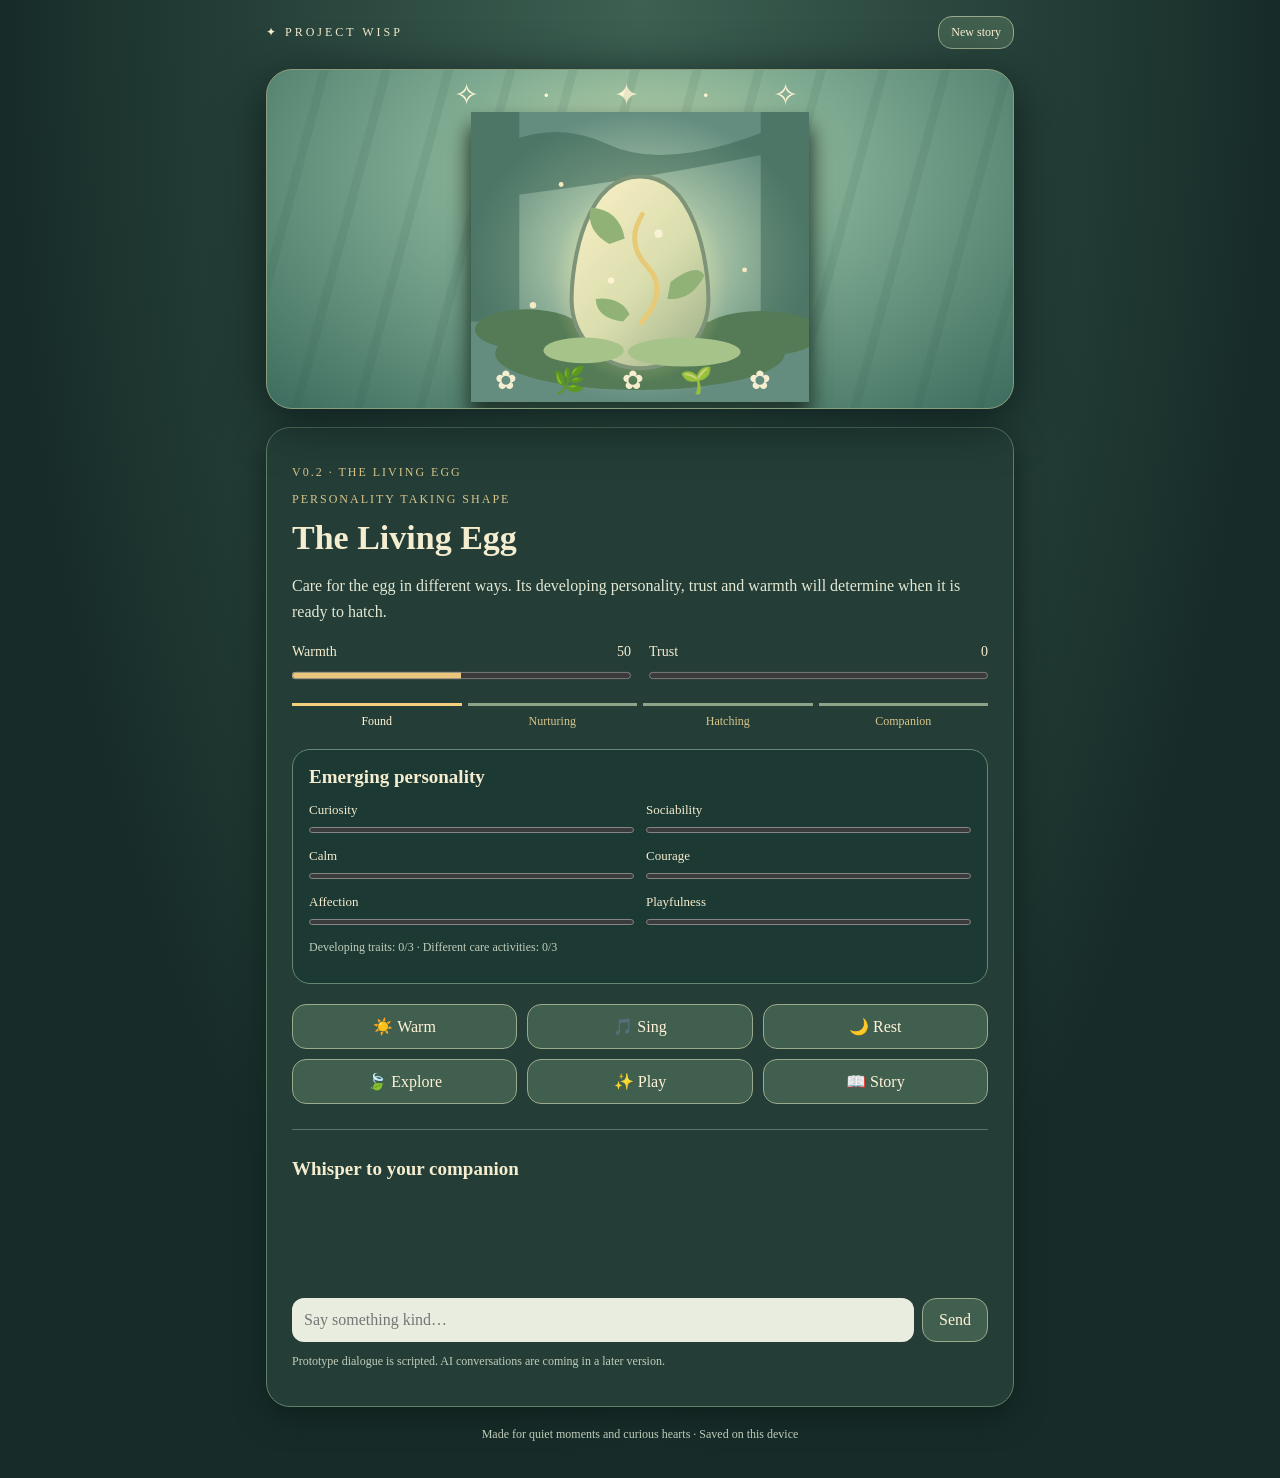
<file: index.html>
<!doctype html>
<html lang="en"><head><meta charset="utf-8"><meta name="viewport" content="width=device-width, initial-scale=1"><meta name="theme-color" content="#233c35"><title>Project Wisp</title><link rel="stylesheet" href="style.css"></head>
<body><main class="app"><header><span>✦ PROJECT WISP</span><button id="reset" title="Start again">New story</button></header><section class="scene"><div class="stars">✧ · ✦ · ✧</div><div id="creature" class="egg" role="img" aria-label="An illustrated magical egg"><img id="egg-art" src="assets/living-egg.svg" alt=""></div><div id="hatch-flash" aria-hidden="true"></div><div id="living-world" class="living-world" hidden aria-label="The woodland home"><div class="world-sun">☀</div><div class="world-cottage" aria-hidden="true">⌂</div><div class="world-pond" aria-hidden="true"></div><div class="world-tree tree-left" aria-hidden="true">♣</div><div class="world-tree tree-right" aria-hidden="true">♣</div><img id="world-pet" src="assets/mossling.svg" alt="Mossling exploring the woodland"></div><div class="ground">✿ 🌿 ✿ 🌱 ✿</div></section><section class="panel"><p class="eyebrow">v0.2 · The Living Egg</p><p class="eyebrow" id="phase">A mysterious arrival</p><h1 id="pet-name">The Little Egg</h1><p id="story">You found a warm egg nestled among the moss. Something inside seems to be listening.</p><div class="stats"><label>Warmth <span id="warmth-text">50</span><progress id="warmth" max="100" value="50"></progress></label><label>Trust <span id="trust-text">0</span><progress id="trust" max="100" value="0"></progress></label></div><div class="milestones" aria-label="Hatching progress"><span>Found</span><span>Nurturing</span><span>Hatching</span><span>Companion</span></div><p id="world-status" class="world-status" hidden aria-live="polite"></p><div class="traits-panel"><h2>Emerging personality</h2><div id="trait-list" class="trait-list"></div><p id="readiness" class="note" aria-live="polite"></p></div><div class="actions"><button data-action="warm">☀️ Warm</button><button data-action="sing">🎵 Sing</button><button data-action="rest">🌙 Rest</button><button data-action="explore">🍃 Explore</button><button data-action="play">✨ Play</button><button data-action="story">📖 Story</button></div><div class="chat"><h2>Whisper to your companion</h2><div id="messages" class="messages" aria-live="polite"></div><form id="chat-form"><input id="message" maxlength="240" placeholder="Say something kind…" aria-label="Your message" required><button type="submit">Send</button></form><p class="note">Prototype dialogue is scripted. AI conversations are coming in a later version.</p></div></section><footer>Made for quiet moments and curious hearts · Saved on this device</footer></main><script src="personality.js"></script></body></html>
</file>
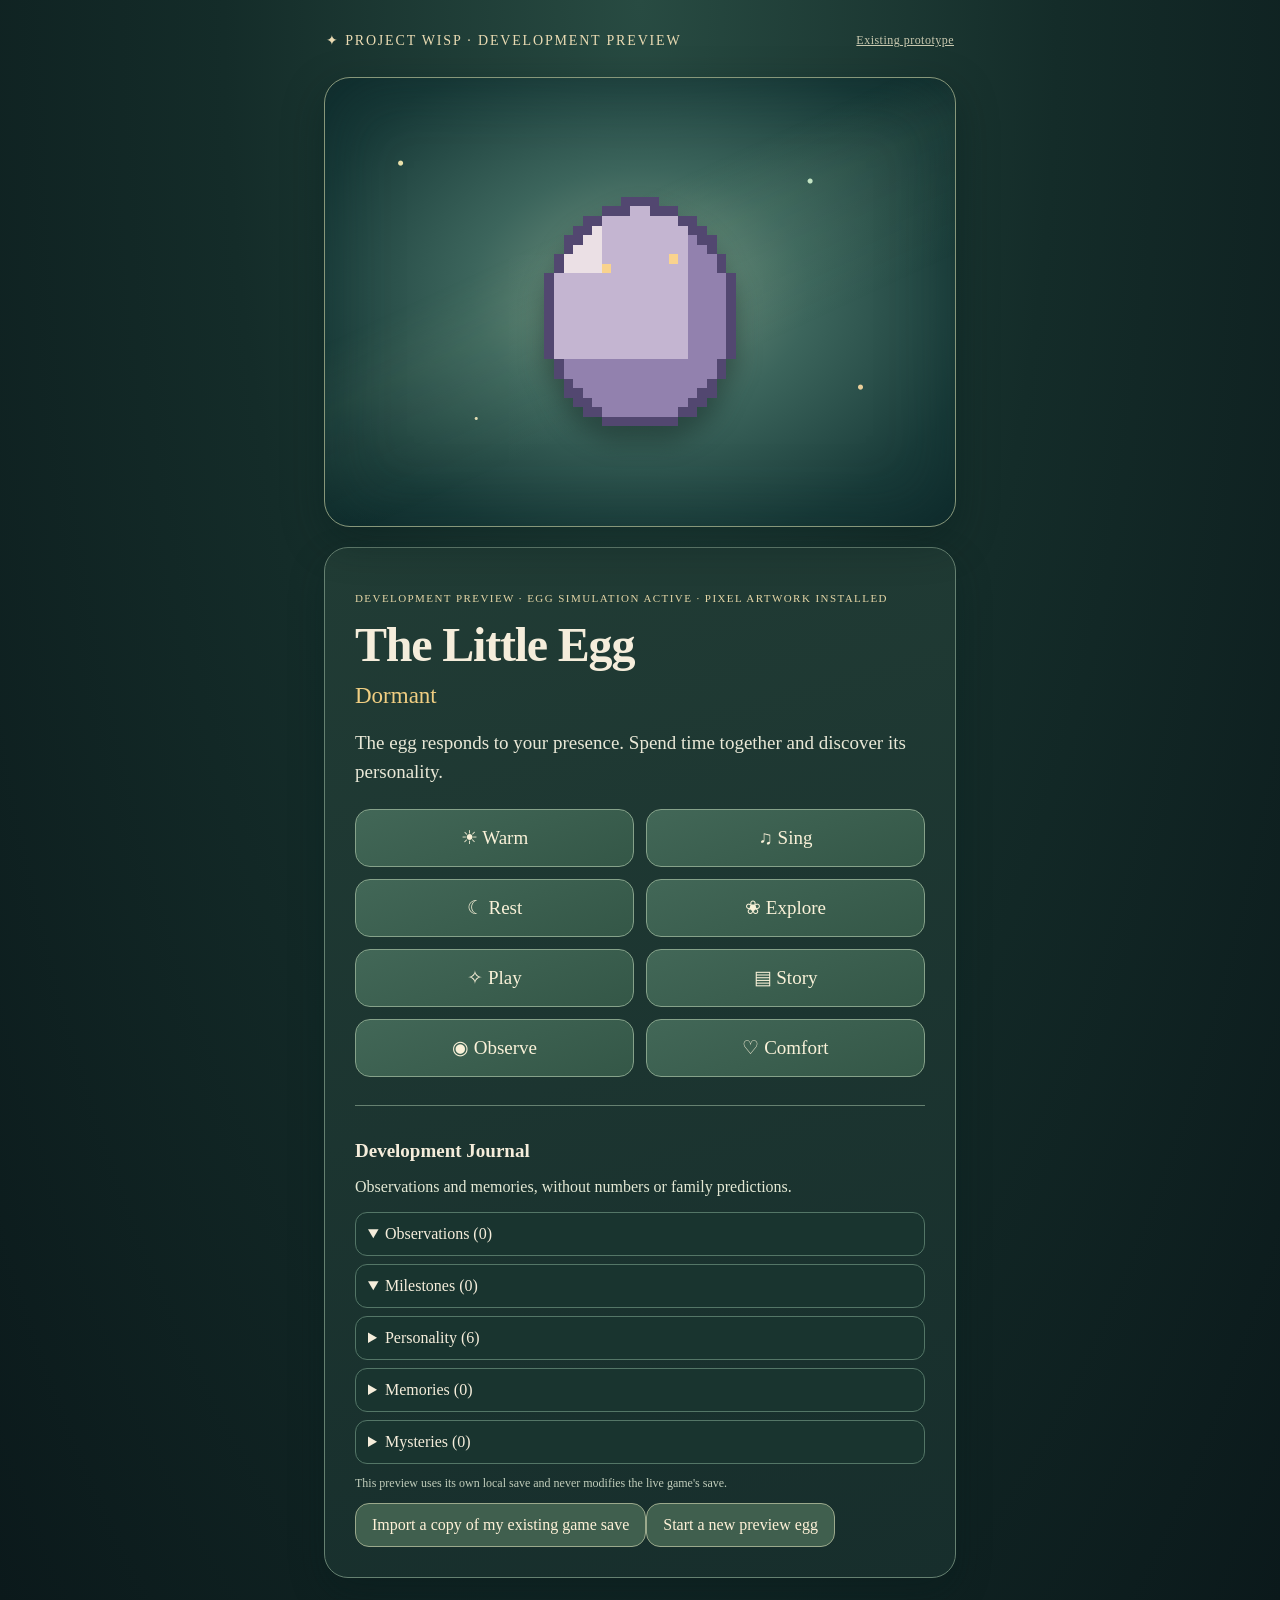
<file: wisp-dev/index.html>
<!doctype html><html lang="en"><meta charset="utf-8"><meta name="viewport" content="width=device-width,initial-scale=1"><title>Project Wisp Development Preview</title><meta http-equiv="refresh" content="0;url=./preview/"><p><a href="./preview/">Open the development preview</a></p></html>
</file>
<file: style.css>
:root{font-family:Georgia,serif;color:#f5edcf;background:#172c29}*{box-sizing:border-box}body{margin:0;background:radial-gradient(ellipse at top,#3d6052,#172c29 70%)}button,input{font:inherit}button{cursor:pointer;border:1px solid #9ba98c;border-radius:14px;background:#405f4e;color:#fff2d8;padding:12px 16px}button:hover{background:#59765e}button:focus-visible,input:focus-visible{outline:3px solid #e9cb78;outline-offset:2px}.app{max-width:780px;margin:auto;padding:16px}header{display:flex;align-items:center;justify-content:space-between;letter-spacing:3px;font-size:12px}header button{font-size:12px;padding:8px 12px}.scene{margin-top:20px;min-height:280px;border:1px solid #8b9e7b;border-radius:26px;background:linear-gradient(#72948b 0%,#a2b7a0 65%,#45654c 66%,#314b37);display:flex;align-items:center;justify-content:center;flex-direction:column;overflow:hidden;box-shadow:0 12px 50px #0c1c1b}.stars{color:#fff5d5;font-size:30px;letter-spacing:28px}.egg{font-size:110px;filter:drop-shadow(0 15px 10px #20362b);animation:breathe 3s ease-in-out infinite}.egg.hatched{font-size:105px}.ground{font-size:26px;letter-spacing:15px}.panel{margin-top:18px;padding:25px;background:#243e37;border:1px solid #5f8068;border-radius:24px;box-shadow:0 10px 30px #10201d}.eyebrow{color:#d8c58a;text-transform:uppercase;letter-spacing:2px;font-size:12px}h1{font-size:34px;margin:8px 0}#story{line-height:1.6;color:#e3e8d4}.stats{display:grid;grid-template-columns:1fr 1fr;gap:18px;margin:20px 0}.stats label{display:block;font-size:14px}.stats span{float:right}progress{display:block;width:100%;height:15px;margin-top:8px;accent-color:#e9c67b}.actions{display:flex;gap:10px;flex-wrap:wrap}.actions button{flex:1}.chat{margin-top:25px;border-top:1px solid #597568;padding-top:12px}h2{font-size:19px}.messages{min-height:90px;max-height:240px;overflow:auto}.bubble{background:#38584c;border-radius:14px;padding:10px 13px;margin:8px 0;line-height:1.5}.bubble.you{background:#5a6045}.bubble strong{display:block;font-size:12px;color:#e9cb78;margin-bottom:3px}form{display:flex;gap:8px;margin-top:12px}input{min-width:0;flex:1;padding:12px;border-radius:12px;background:#e9eddf;color:#1e3229;border:0}.note,footer{font-size:12px;color:#c1cdbb}footer{text-align:center;padding:20px}@keyframes breathe{50%{transform:translateY(-10px) rotate(3deg)}}@media(max-width:450px){.panel{padding:16px}.scene{min-height:230px}.stats{gap:10px}.actions button{padding:10px 5px;font-size:14px}}
/* Living Egg v0.2 */
.scene{position:relative;background:radial-gradient(ellipse at 50% 30%,#c0d7ac 0%,#7eaa91 40%,#3c6c5e 100%);min-height:340px}
.scene:before{content:"";position:absolute;inset:0;background:repeating-linear-gradient(105deg,transparent 0 50px,#214b3d17 52px 60px);pointer-events:none}
.egg{position:relative;z-index:2;font-size:inherit;width:min(90%,420px);max-height:290px;display:flex;justify-content:center;align-items:center;transition:transform .5s,filter .5s}
.egg img{width:100%;max-height:290px;object-fit:contain;filter:drop-shadow(0 12px 12px #20382d55)}
.egg.hatched{font-size:100px;min-height:260px}
.egg.wiggle{animation:wiggle .65s ease-in-out 2}
.egg.cracking{animation:crack .35s ease-in-out 5}
#hatch-flash{position:absolute;inset:0;z-index:3;pointer-events:none;opacity:0;background:radial-gradient(circle,#fff9c7 0%,#f4df94 25%,transparent 72%)}
#hatch-flash.active{animation:flash 1.8s ease-in-out forwards}
.ground{position:absolute;bottom:12px;z-index:2}
.milestones{display:flex;justify-content:space-between;gap:6px;margin:15px 0 20px;color:#d8c58a;font-size:12px}
.milestones span{border-top:3px solid #8da387;padding-top:8px;flex:1;text-align:center}
.milestones span.active{border-color:#f4cf7e;color:#fff5d8}
@keyframes wiggle{25%{transform:rotate(-4deg)}75%{transform:rotate(4deg)}}
@keyframes crack{25%{transform:translateX(-5px) rotate(-3deg)}75%{transform:translateX(5px) rotate(3deg)}}
@keyframes flash{0%,100%{opacity:0}45%{opacity:1}}
@media(prefers-reduced-motion:reduce){.egg,.egg.wiggle,.egg.cracking,#hatch-flash.active{animation:none!important}}

/* Formative egg personality panel */
.traits-panel{margin:20px 0;padding:16px;border:1px solid #668773;border-radius:18px;background:#1d3933}
.traits-panel h2{margin:0 0 14px}.trait-list{display:grid;grid-template-columns:repeat(2,minmax(0,1fr));gap:12px}.trait{display:flex;flex-direction:column;gap:6px;font-size:13px;text-transform:capitalize}.trait progress{margin:0;height:12px;accent-color:#d8c58a}.actions{display:grid;grid-template-columns:repeat(3,minmax(0,1fr))}.actions button{min-width:0}@media(max-width:450px){.actions{grid-template-columns:repeat(2,minmax(0,1fr))}.trait-list{gap:9px}}

/* Post-hatch living world preview — stays hidden until hatching completes */
.living-world{position:absolute;inset:0;overflow:hidden;border-radius:24px;background:linear-gradient(#92c8b3 0%,#c7dfae 57%,#7aa36a 58%,#406d50 100%);z-index:1}.living-world[hidden],.world-status[hidden]{display:none!important}.scene.world-active{background:#689f81}.scene.world-active .stars,.scene.world-active .ground{display:none}.scene.world-active #creature{display:none}.world-sun{position:absolute;top:20px;right:45px;font-size:50px;color:#ffe6a0}.world-cottage{position:absolute;left:10%;top:22%;font-size:130px;line-height:1;color:#775d46;text-shadow:4px 4px #e5cc91}.world-tree{position:absolute;color:#275b43;font-size:180px;line-height:1;text-shadow:12px 5px #497f52}.tree-left{left:-40px;top:0}.tree-right{right:-45px;top:18px}.world-pond{position:absolute;bottom:22px;right:7%;width:32%;height:43px;border-radius:50%;background:#6ab2ac;border:5px solid #a6c49c}.living-world #world-pet{position:absolute;left:45%;bottom:42px;width:96px;height:96px;object-fit:contain;transform:translateX(-50%);transition:left 2.2s ease,bottom 2.2s ease;filter:drop-shadow(0 8px 6px #23493477);z-index:2}.world-status{padding:10px 14px;border-radius:12px;background:#365b4d;color:#e7f2d7;font-size:14px}.scene.world-active #hatch-flash{z-index:4}@media(prefers-reduced-motion:reduce){.living-world #world-pet{transition:none}}
</file>
